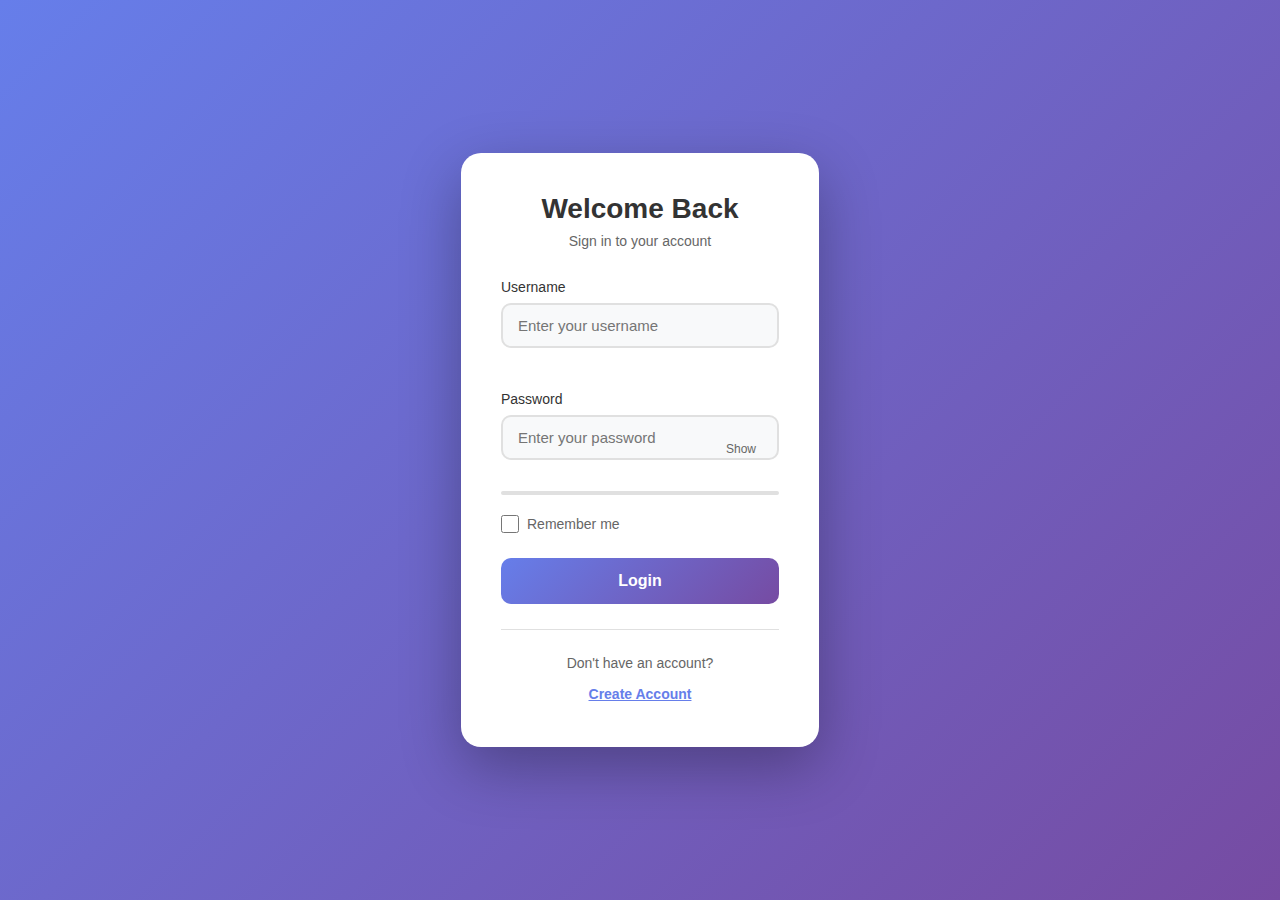
<file: index.html>
<!DOCTYPE html>
<html lang="en">
<head>
    <meta charset="UTF-8">
    <meta name="viewport" content="width=device-width, initial-scale=1.0">
    <title>Login - Notes App</title>
    <link rel="stylesheet" href="style.css">
</head>
<body>
<div class="container">
    <div class="login-box">
        <div class="login-header">
            <h1 id="formTitle">Welcome Back</h1>
            <p id="formSubtitle">Sign in to your account</p>
        </div>
        
        <form id="authForm" onsubmit="handleSubmit(event)">
            <div id="errorMessage" class="error-message"></div>
            <div id="successMessage" class="success-message"></div>

            <div class="input-group">
                <label for="username">Username</label>
                <div class="input-wrapper">
                    <input 
                        type="text" 
                        id="username" 
                        name="username"
                        placeholder="Enter your username"
                        autocomplete="username"
                        required
                        oninput="validateUsername()"
                        onblur="validateUsername()"
                    >
                    <span class="input-error" id="usernameError"></span>
                </div>
            </div>

            <div class="input-group">
                <label for="password">Password</label>
                <div class="input-wrapper">
                    <input 
                        type="password" 
                        id="password" 
                        name="password"
                        placeholder="Enter your password"
                        autocomplete="current-password"
                        required
                        oninput="validatePassword()"
                        onblur="validatePassword()"
                    >
                    <button type="button" class="password-toggle" id="passwordToggle" onclick="togglePasswordVisibility()">Show</button>
                    <span class="input-error" id="passwordError"></span>
                </div>
                <div id="passwordStrength" class="password-strength"></div>
            </div>

            <div class="form-options">
                <label class="checkbox-label" id="rememberMeLabel" style="display: flex;">
                    <input type="checkbox" id="rememberMe">
                    <span>Remember me</span>
                </label>
            </div>

            <button type="submit" id="submitButton" class="submit-button">
                <span id="buttonText">Login</span>
                <span id="buttonLoader" class="loader"></span>
            </button>
        </form>

        <div class="form-footer">
            <p id="toggleText">Don't have an account?</p>
            <button type="button" onclick="toggleMode()" id="toggleButton" class="toggle-button">Create Account</button>
        </div>
    </div>
</div>

<script src="script.js"></script>
</body>
</html>
</file>
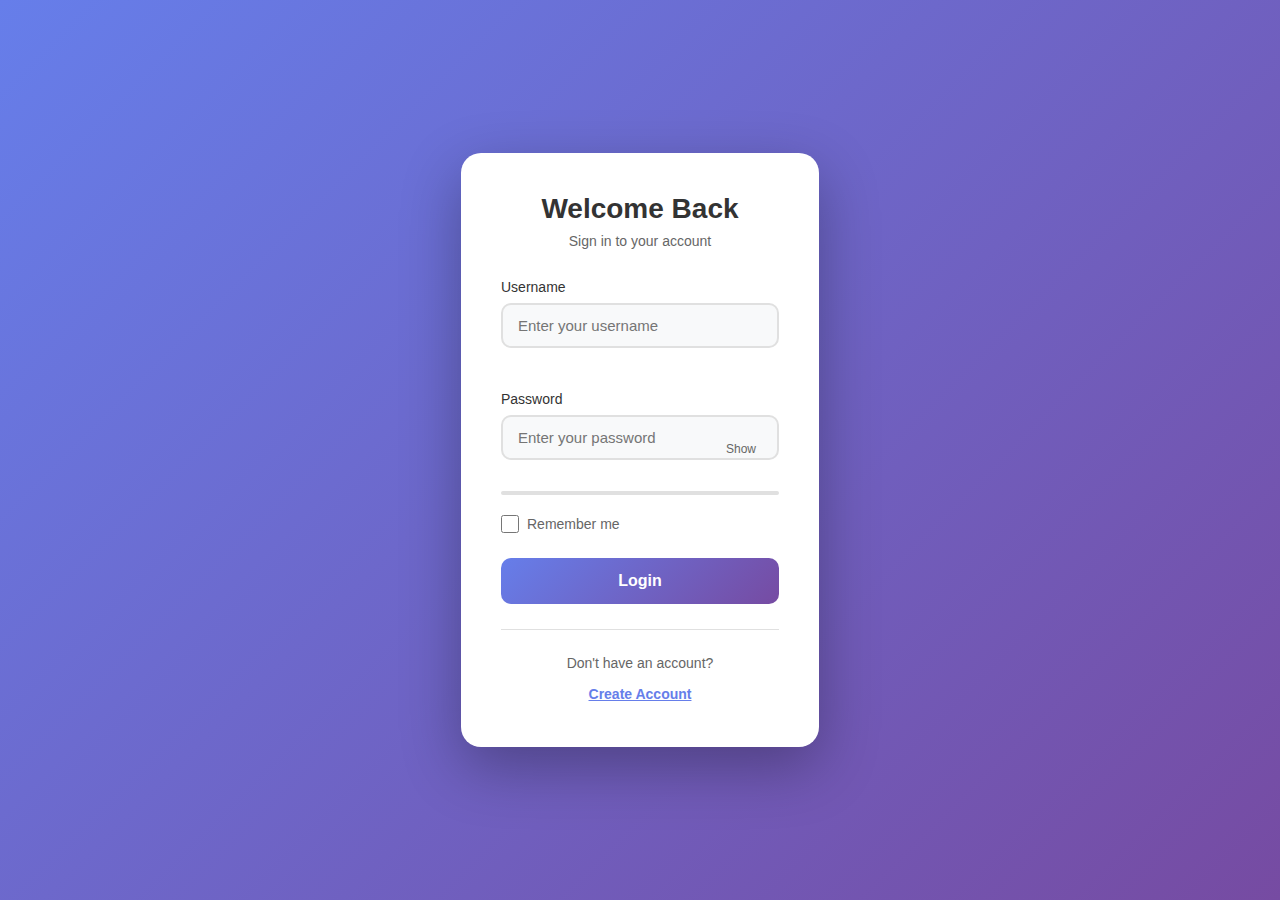
<file: notes.html>
<!DOCTYPE html>
<html>
<head>
    <title>My Notes</title>
    <link rel="stylesheet" href="style.css">
</head>
<body class="notes-page">

<h2>My Notes</h2>
<p id="welcomeMessage">Welcome, <span id="usernameDisplay"></span>!</p>

<input type="text" id="search" placeholder="Search notes..." onkeyup="searchNotes()">

<br><br>

<div id="noteForm">
    <textarea id="noteInput" placeholder="Write your note here..."></textarea>
    <br>
    <button onclick="saveNote()" id="saveButton">Add Note</button>
    <button onclick="cancelEdit()" id="cancelButton" style="display: none;">Cancel</button>
</div>

<div id="notesMessage" class="notes-message"></div>

<ul id="notesList"></ul>

<button onclick="logout()">Logout</button>

<script src="script.js"></script>
</body>
</html>
</file>
<file: style.css>
* {
    margin: 0;
    padding: 0;
    box-sizing: border-box;
}

body {
    font-family: -apple-system, BlinkMacSystemFont, 'Segoe UI', Roboto, 'Helvetica Neue', Arial, sans-serif;
    margin: 0;
    padding: 0;
    background: linear-gradient(135deg, #667eea 0%, #764ba2 100%);
    min-height: 100vh;
}

/* Notes page override */
body.notes-page {
    background: #f2f2f2;
    text-align: center;
}

/* Login page styles */
.container {
    width: 100%;
    max-width: 450px;
    margin: 0 auto;
    display: flex;
    align-items: center;
    justify-content: center;
    min-height: 100vh;
    padding: 20px;
}

.login-box {
    background: white;
    padding: 40px;
    border-radius: 20px;
    box-shadow: 0 20px 60px rgba(0,0,0,0.3);
    animation: slideUp 0.5s ease-out;
}

@keyframes slideUp {
    from {
        opacity: 0;
        transform: translateY(30px);
    }
    to {
        opacity: 1;
        transform: translateY(0);
    }
}

.login-header {
    text-align: center;
    margin-bottom: 30px;
}

.login-header h1 {
    font-size: 28px;
    color: #333;
    margin-bottom: 8px;
    font-weight: 600;
}

.login-header p {
    color: #666;
    font-size: 14px;
}

.form-options {
    margin: 15px 0;
}

.checkbox-label {
    display: flex;
    align-items: center;
    cursor: pointer;
    font-size: 14px;
    color: #666;
    user-select: none;
}

.checkbox-label input[type="checkbox"] {
    margin-right: 8px;
    width: 18px;
    height: 18px;
    cursor: pointer;
}

.input-group {
    margin-bottom: 20px;
    text-align: left;
}

.input-group label {
    display: block;
    margin-bottom: 8px;
    color: #333;
    font-size: 14px;
    font-weight: 500;
}

.input-wrapper {
    position: relative;
}

.input-wrapper .input-icon {
    position: absolute;
    left: 15px;
    top: 50%;
    transform: translateY(-50%);
    font-size: 18px;
    pointer-events: none;
}

input[type="text"] {
    width: 100%;
    padding: 12px 15px;
    border: 2px solid #e0e0e0;
    border-radius: 10px;
    font-size: 15px;
    transition: all 0.3s ease;
    outline: none;
    background-color: #f8f9fa;
}

input[type="password"] {
    width: 100%;
    padding: 12px 60px 12px 15px;
    border: 2px solid #e0e0e0;
    border-radius: 10px;
    font-size: 15px;
    transition: all 0.3s ease;
    outline: none;
    background-color: #f8f9fa;
}

input[type="text"]:focus,
input[type="password"]:focus {
    border-color: #667eea;
    background-color: white;
    box-shadow: 0 0 0 3px rgba(102, 126, 234, 0.1);
}

input[type="text"]:valid:not(:placeholder-shown),
input[type="password"]:valid:not(:placeholder-shown) {
    border-color: #4caf50;
}

input[type="text"]:invalid:not(:placeholder-shown),
input[type="password"]:invalid:not(:placeholder-shown) {
    border-color: #f44336;
}

.password-toggle {
    position: absolute;
    right: 15px;
    top: 50%;
    transform: translateY(-50%);
    background: none;
    border: none;
    cursor: pointer;
    font-size: 12px;
    padding: 5px 8px;
    color: #666;
    transition: color 0.3s ease;
    font-weight: 500;
}

.password-toggle:hover {
    color: #333;
}

.input-error {
    display: block;
    color: #f44336;
    font-size: 12px;
    margin-top: 5px;
    min-height: 18px;
    opacity: 0;
    transform: translateY(-5px);
    transition: all 0.3s ease;
}

.input-error.show {
    opacity: 1;
    transform: translateY(0);
}

.password-strength {
    margin-top: 8px;
    height: 4px;
    border-radius: 2px;
    background-color: #e0e0e0;
    overflow: hidden;
    transition: all 0.3s ease;
}

.password-strength-bar {
    height: 100%;
    width: 0%;
    transition: all 0.3s ease;
    border-radius: 2px;
}

.password-strength.weak .password-strength-bar {
    width: 33%;
    background-color: #f44336;
}

.password-strength.medium .password-strength-bar {
    width: 66%;
    background-color: #ff9800;
}

.password-strength.strong .password-strength-bar {
    width: 100%;
    background-color: #4caf50;
}

.submit-button {
    width: 100%;
    padding: 14px;
    background: linear-gradient(135deg, #667eea 0%, #764ba2 100%);
    color: white;
    border: none;
    border-radius: 10px;
    font-size: 16px;
    font-weight: 600;
    cursor: pointer;
    transition: all 0.3s ease;
    position: relative;
    margin-top: 10px;
    overflow: hidden;
}

.submit-button:hover:not(:disabled) {
    transform: translateY(-2px);
    box-shadow: 0 10px 25px rgba(102, 126, 234, 0.4);
}

.submit-button:active:not(:disabled) {
    transform: translateY(0);
}

.submit-button:disabled {
    opacity: 0.7;
    cursor: not-allowed;
}

.loader {
    display: none;
    width: 20px;
    height: 20px;
    border: 3px solid rgba(255,255,255,0.3);
    border-top-color: white;
    border-radius: 50%;
    animation: spin 0.8s linear infinite;
    margin: 0 auto;
}

.loader.show {
    display: block;
}

@keyframes spin {
    to { transform: rotate(360deg); }
}

#buttonText {
    display: block;
}

.submit-button.loading #buttonText {
    display: none;
}

.submit-button.loading #buttonLoader {
    display: block;
}

.error-message {
    display: none;
    color: #d32f2f;
    background-color: #ffebee;
    padding: 12px 15px;
    margin-bottom: 20px;
    border-radius: 10px;
    border-left: 4px solid #d32f2f;
    font-size: 14px;
    animation: shake 0.5s ease;
}

@keyframes shake {
    0%, 100% { transform: translateX(0); }
    25% { transform: translateX(-10px); }
    75% { transform: translateX(10px); }
}

.error-message.show {
    display: block;
}

.success-message {
    display: none;
    color: #2e7d32;
    background-color: #e8f5e9;
    padding: 12px 15px;
    margin-bottom: 20px;
    border-radius: 10px;
    border-left: 4px solid #2e7d32;
    font-size: 14px;
}

.success-message.show {
    display: block;
}

.form-footer {
    text-align: center;
    margin-top: 25px;
    padding-top: 25px;
    border-top: 1px solid #e0e0e0;
}

.form-footer p {
    color: #666;
    font-size: 14px;
    margin-bottom: 10px;
}

.toggle-button {
    background: none;
    border: none;
    color: #667eea;
    font-size: 14px;
    font-weight: 600;
    cursor: pointer;
    padding: 5px;
    text-decoration: underline;
    transition: color 0.3s ease;
}

.toggle-button:hover {
    color: #764ba2;
}

@media (max-width: 480px) {
    .login-box {
        padding: 30px 20px;
    }
    
    .login-header h1 {
        font-size: 24px;
    }
}

/* Notes Page Styles */
.notes-page {
    padding: 20px;
}

.notes-page h2 {
    color: #333;
    margin-bottom: 10px;
}

#welcomeMessage {
    color: #666;
    margin-bottom: 20px;
}

#search {
    width: 60%;
    max-width: 500px;
    padding: 10px 15px;
    border: 2px solid #e0e0e0;
    border-radius: 8px;
    font-size: 14px;
    margin-bottom: 20px;
}

#search:focus {
    outline: none;
    border-color: #667eea;
    box-shadow: 0 0 0 3px rgba(102, 126, 234, 0.1);
}

#noteForm {
    margin: 20px 0;
}

#noteInput {
    width: 60%;
    max-width: 500px;
    min-height: 100px;
    padding: 12px;
    border: 2px solid #e0e0e0;
    border-radius: 8px;
    font-size: 14px;
    font-family: inherit;
    resize: vertical;
    margin-bottom: 10px;
}

#noteInput:focus {
    outline: none;
    border-color: #667eea;
    box-shadow: 0 0 0 3px rgba(102, 126, 234, 0.1);
}

#saveButton, #cancelButton {
    padding: 10px 20px;
    margin-right: 10px;
    border: none;
    border-radius: 8px;
    font-size: 14px;
    font-weight: 500;
    cursor: pointer;
    transition: all 0.3s ease;
}

#saveButton {
    background: linear-gradient(135deg, #667eea 0%, #764ba2 100%);
    color: white;
}

#saveButton:hover {
    transform: translateY(-2px);
    box-shadow: 0 5px 15px rgba(102, 126, 234, 0.4);
}

#cancelButton {
    background-color: #9e9e9e;
    color: white;
}

#cancelButton:hover {
    background-color: #757575;
}

.notes-message {
    display: none;
    padding: 12px 15px;
    margin: 15px auto;
    width: 60%;
    max-width: 500px;
    border-radius: 8px;
    font-size: 14px;
    text-align: center;
    animation: slideDown 0.3s ease;
}

@keyframes slideDown {
    from {
        opacity: 0;
        transform: translateY(-10px);
    }
    to {
        opacity: 1;
        transform: translateY(0);
    }
}

.notes-message.success {
    background-color: #e8f5e9;
    color: #2e7d32;
    border-left: 4px solid #4caf50;
}

.notes-message.error {
    background-color: #ffebee;
    color: #d32f2f;
    border-left: 4px solid #f44336;
}

.notes-message.info {
    background-color: #e3f2fd;
    color: #1976d2;
    border-left: 4px solid #2196f3;
}

li.note-item {
    list-style: none;
    background: white;
    padding: 20px;
    margin: 15px auto;
    width: 60%;
    max-width: 500px;
    border-radius: 10px;
    box-shadow: 0 2px 8px rgba(0,0,0,0.1);
    transition: all 0.3s ease;
    display: flex;
    flex-direction: column;
    gap: 12px;
}

li.note-item:hover {
    box-shadow: 0 4px 12px rgba(0,0,0,0.15);
    transform: translateY(-2px);
}

.note-content {
    flex: 1;
}

.note-text {
    text-align: left;
    margin-bottom: 10px;
    word-wrap: break-word;
    line-height: 1.6;
    color: #333;
    font-size: 15px;
    white-space: pre-wrap;
}

.note-meta {
    display: flex;
    align-items: center;
    gap: 10px;
    font-size: 12px;
    color: #888;
    margin-top: 8px;
}

.note-date {
    font-style: italic;
}

.note-edited {
    color: #ff9800;
    font-weight: 500;
}

.note-actions {
    display: flex;
    justify-content: flex-end;
    gap: 8px;
    padding-top: 10px;
    border-top: 1px solid #f0f0f0;
}

.note-actions button {
    padding: 6px 14px;
    border: none;
    border-radius: 6px;
    font-size: 12px;
    font-weight: 500;
    cursor: pointer;
    transition: all 0.3s ease;
}

.btn-edit {
    background-color: #2196f3;
    color: white;
}

.btn-edit:hover {
    background-color: #1976d2;
    transform: translateY(-1px);
}

.btn-delete {
    background-color: #f44336;
    color: white;
}

.btn-delete:hover {
    background-color: #d32f2f;
    transform: translateY(-1px);
}

.empty-state {
    list-style: none;
    background: white;
    padding: 40px 20px;
    margin: 30px auto;
    width: 60%;
    max-width: 500px;
    border-radius: 10px;
    box-shadow: 0 2px 8px rgba(0,0,0,0.1);
    text-align: center;
}

.empty-message {
    color: #888;
}

.empty-message p {
    margin: 10px 0;
    font-size: 16px;
}

.empty-hint {
    font-size: 14px;
    font-style: italic;
    color: #aaa;
}

.notes-page button[onclick="logout()"] {
    margin-top: 30px;
    padding: 10px 20px;
    background-color: #757575;
    color: white;
    border: none;
    border-radius: 8px;
    font-size: 14px;
    cursor: pointer;
    transition: all 0.3s ease;
}

.notes-page button[onclick="logout()"]:hover {
    background-color: #616161;
}
</file>
